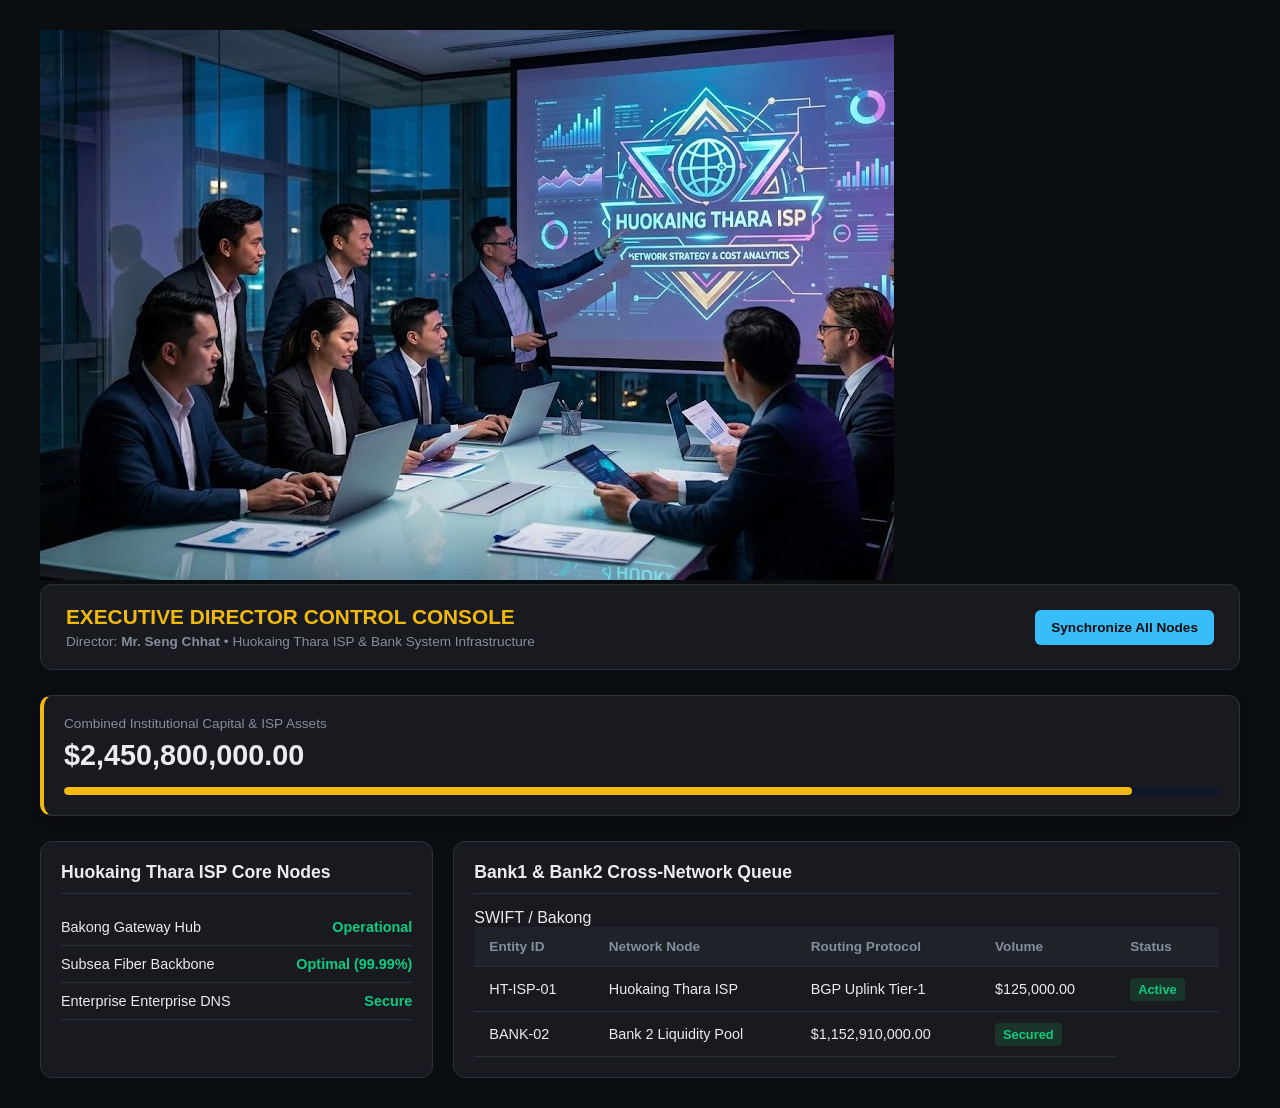
<file: index.htm>
<!DOCTYPE html>
<html lang="en">
<head>
    <meta charset="UTF-8">
    <meta name="viewport" content="width=device-width, initial-scale=1.0">
    <title>Executive Portal | Mr. Seng Chhat - Huokaing Thara ISP & Bank Ecosystem</title>
    <link rel="stylesheet" href="seng_chhat_portal.css">
    <link rel="icon" href="bank.jpg" type="image/jpeg">
</head>
<body>

    <!-- Executive Dashboard Container -->
    <div class="executive-dashboard">

    <!-- LOGIN CONTAINER -->
    <main id="loginContainer" class="hologram">
        <div class="bank-logo-wrapper">
            <img src="isp_announment.jpg" alt="Bank Logo" class="bank-logo-img">
        </div>
        
        <!-- Top Management Header -->
        <header class="module-header">
            <div class="title-area">
                <h2>EXECUTIVE DIRECTOR CONTROL CONSOLE</h2>
                <p>Director: <strong>Mr. Seng Chhat</strong> • Huokaing Thara ISP & Bank System Infrastructure</p>
            </div>
            <div class="action-buttons">
                <button id="syncSystemBtn" class="btn-secondary" onclick="SengChhatPortal.syncNodes()">Synchronize All Nodes</button>
            </div>
        </header>

        <!-- Executive Metrics Summary Row -->
        <section class="summary-row">
            <div class="summary-card gold">
                <span class="card-label">Combined Institutional Capital & ISP Assets</span>
                <h2 id="displayDirectorCapital">$2,450,800,000.00</h2>
                <div class="progress-bar-container"><div class="progress-bar" style="width: 92.5%;"></div></div>
            </div>
        </section>

        <!-- Operational Infrastructure Panels -->
        <div class="panel-layout">
            
            <!-- ISP Network Status Panel -->
            <section class="data-panel">
                <h3>Huokaing Thara ISP Core Nodes</h3>
                <ul class="isp-node-list">
                    <li><span>Bakong Gateway Hub</span> <span class="status-online">Operational</span></li>
                    <li><span>Subsea Fiber Backbone</span> <span class="status-online">Optimal (99.99%)</span></li>
                    <li><span>Enterprise Enterprise DNS</span> <span class="status-online">Secure</span></li>
                </ul>
            </section>

            <!-- Bank 1 & Bank 2 Oversight Ledger -->
            <section class="data-panel ledger-view">
                <h3>Bank1 & Bank2 Cross-Network Queue</h3>
                <div class="table-responsive">
                    <table class="deposit-table">
                        <thead>
                            <tr>
                                <th>Entity ID</th>
                                <th>Network Node</th>
                                <th>Routing Protocol</th>
                                <th>Volume</th>
                                <th>Status</th>
                            </tr>
                        </thead>
                        <tbody id="executiveLogBody">
                            <tr>
                                <td>HT-ISP-01</td>
                                <td>Huokaing Thara ISP</td>
                                <td>BGP Uplink Tier-1</td>
                                <td class="item-amount">$125,000.00</td>
                                <td><span class="status-badge">Active</span></td>
                            </tr>
                            <tr>
                                <td>BANK-02</td>
                                <td>Bank 2 Liquidity Pool</td>
                                <span>SWIFT / Bakong</span>
                                <td class="item-amount">$1,152,910,000.00</td>
                                <td><span class="status-badge">Secured</span></td>
                            </tr>
                        </tbody>
                    </table>
                </div>
            </section>
        </div>
    </div>

    <!-- Script Architecture Integration -->
    <script src="seng_chhat_portal.js"></script>
</body>
</html>
</file>
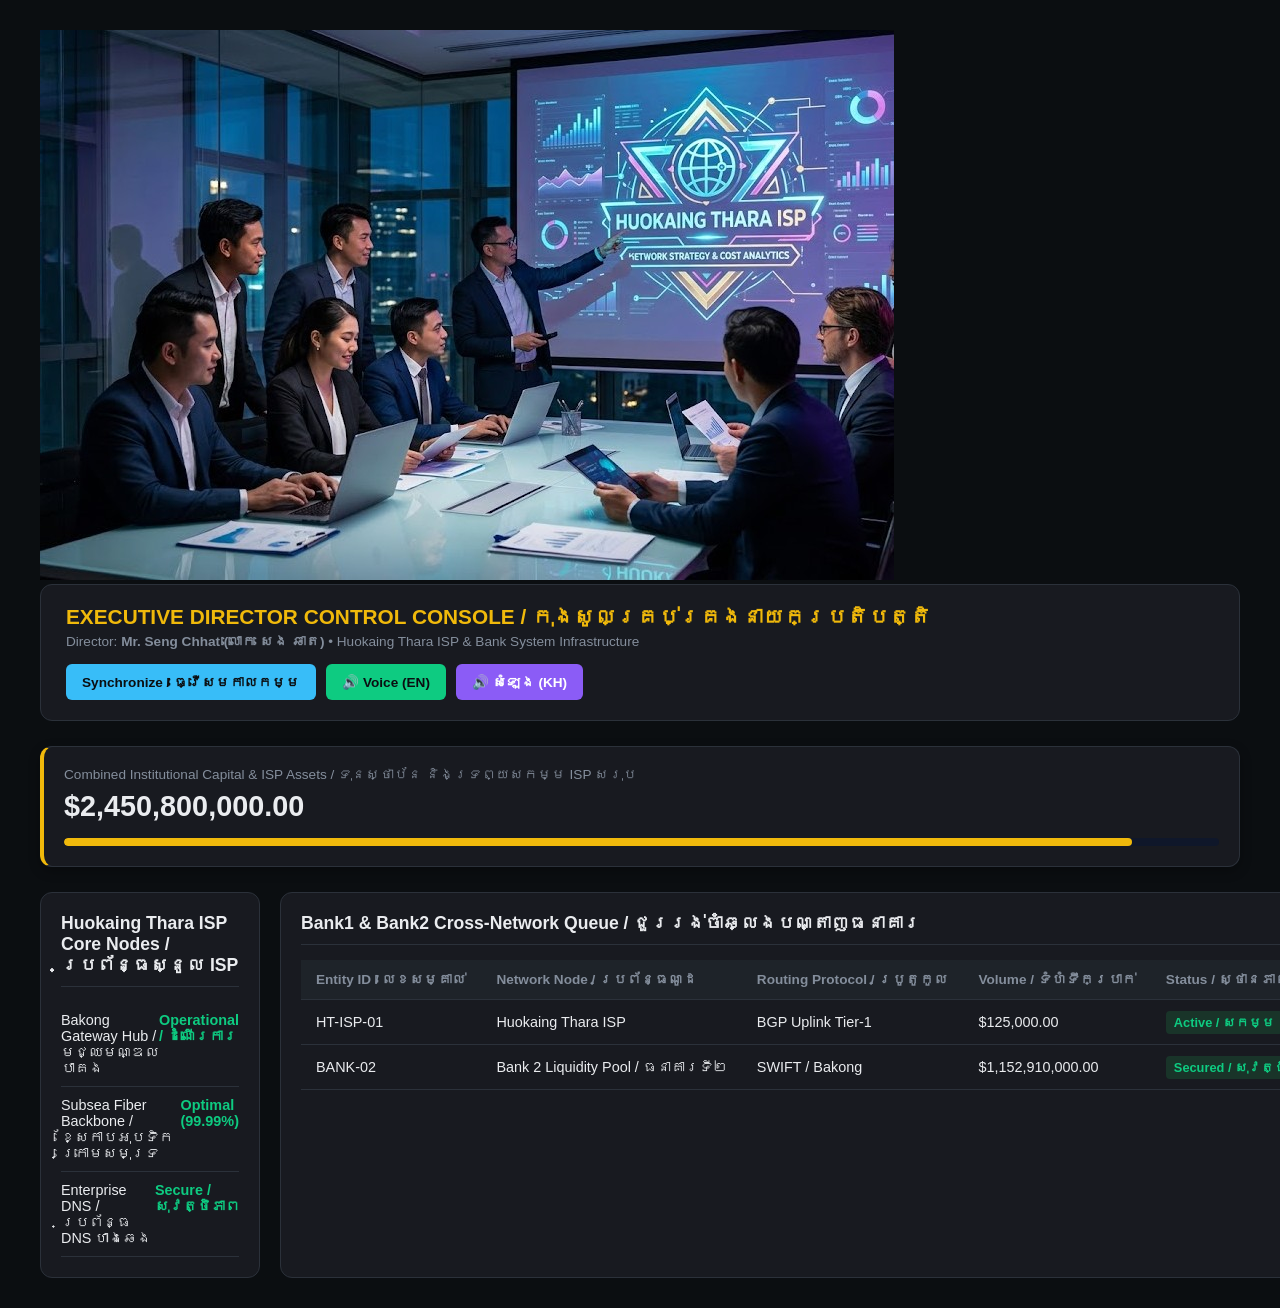
<file: index.html>
<!DOCTYPE html>
<html lang="en">
<head>
    <meta charset="UTF-8">
    <meta name="viewport" content="width=device-width, initial-scale=1.0">
    <title>Executive Portal | Mr. Seng Chhat - Huokaing Thara ISP & Bank Ecosystem</title>
    <link rel="stylesheet" href="seng_chhat_portal.css">
    <link rel="icon" href="bank.jpg" type="image/jpeg">
</head>
<body>

    <!-- Executive Dashboard Container -->
    <div class="executive-dashboard">
    
    <!-- LOGIN CONTAINER -->
    <main id="loginContainer" class="hologram">
        <div class="bank-logo-wrapper">
            <img src="isp_announment.jpg" alt="Bank Logo" class="bank-logo-img">
        </div>
        
        <!-- Top Management Header -->
        <header class="module-header">
            <div class="title-area">
                <h2>EXECUTIVE DIRECTOR CONTROL CONSOLE <span class="khmer-sub">/ កុងសូលគ្រប់គ្រងនាយកប្រតិបត្តិ</span></h2>
                <p>Director: <strong>Mr. Seng Chhat (លោក សេង ឆាត)</strong> • Huokaing Thara ISP & Bank System Infrastructure</p>
            </div>
            <div class="action-buttons">
                <button id="syncSystemBtn" class="btn-secondary" onclick="SengChhatPortal.syncNodes()">Synchronize / ធ្វើសមកាលកម្ម</button>
                <button id="voiceEnBtn" class="btn-voice" onclick="SengChhatPortal.speakAnnouncement('en')">🔊 Voice (EN)</button>
                <button id="voiceKmBtn" class="btn-voice-km" onclick="SengChhatPortal.speakAnnouncement('km')">🔊 សំឡេង (KH)</button>
            </div>
        </header>

        <!-- Executive Metrics Summary Row -->
        <section class="summary-row">
            <div class="summary-card gold">
                <span class="card-label">Combined Institutional Capital & ISP Assets / ទុនស្ថាប័ន និងទ្រព្យសកម្ម ISP សរុប</span>
                <h2 id="displayDirectorCapital">$2,450,800,000.00</h2>
                <div class="progress-bar-container"><div class="progress-bar" style="width: 92.5%;"></div></div>
            </div>
        </section>

        <!-- Operational Infrastructure Panels -->
        <div class="panel-layout">
            
            <!-- ISP Network Status Panel -->
            <section class="data-panel">
                <h3>Huokaing Thara ISP Core Nodes / ប្រព័ន្ធស្នូល ISP</h3>
                <ul class="isp-node-list">
                    <li><span>Bakong Gateway Hub / មជ្ឈមណ្ឌលបាគង</span> <span class="status-online">Operational / ដំណើរការ</span></li>
                    <li><span>Subsea Fiber Backbone / ខ្សែកាបអុបទិកក្រោមសមុទ្រ</span> <span class="status-online">Optimal (99.99%)</span></li>
                    <li><span>Enterprise DNS / ប្រព័ន្ធ DNS ហាងឆេង</span> <span class="status-online">Secure / សុវត្ថិភាព</span></li>
                </ul>
            </section>

            <!-- Bank 1 & Bank 2 Oversight Ledger -->
            <section class="data-panel ledger-view">
                <h3>Bank1 & Bank2 Cross-Network Queue / ជួររង់ចាំឆ្លងបណ្តាញធនាគារ</h3>
                <div class="table-responsive">
                    <table class="deposit-table">
                        <thead>
                            <tr>
                                <th>Entity ID / លេខសម្គាល់</th>
                                <th>Network Node / ប្រព័ន្ធណូដ</th>
                                <th>Routing Protocol / ប្រូតូកូល</th>
                                <th>Volume / ទំហំទឹកប្រាក់</th>
                                <th>Status / ស្ថានភាព</th>
                            </tr>
                        </thead>
                        <tbody id="executiveLogBody">
                            <tr>
                                <td>HT-ISP-01</td>
                                <td>Huokaing Thara ISP</td>
                                <td>BGP Uplink Tier-1</td>
                                <td class="item-amount">$125,000.00</td>
                                <td><span class="status-badge">Active / សកម្ម</span></td>
                            </tr>
                            <tr>
                                <td>BANK-02</td>
                                <td>Bank 2 Liquidity Pool / ធនាគារទី២</td>
                                <td>SWIFT / Bakong</td>
                                <td class="item-amount">$1,152,910,000.00</td>
                                <td><span class="status-badge">Secured / សុវត្ថិភាព</span></td>
                            </tr>
                        </tbody>
                    </table>
                </div>
            </section>
        </div>
    </main>
    </div>

    <!-- Script Architecture Integration -->
    <script src="seng_chhat_portal.js"></script>
</body>
</html>
</file>
<file: seng_chhat_portal.css>
/* =========================================================
   EXECUTIVE PORTAL - MR. SENG CHHAT ECOSYSTEM THEME
========================================================= */

:root {
    --bg-main: #0b0e11;
    --bg-card: #181a20;
    --border-color: #2b313a;
    --accent-gold: #f0b90b;
    --accent-blue: #38bdf8;
    --accent-green: #0ecb81;
    --accent-purple: #8b5cf6;
    --text-primary: #eaecef;
    --text-secondary: #848e9c;
}

body {
    background-color: var(--bg-main);
    color: var(--text-primary);
    font-family: -apple-system, BlinkMacSystemFont, "Segoe UI", Roboto, sans-serif;
    margin: 0;
    padding: 0;
    box-sizing: border-box;
}

.executive-dashboard {
    max-width: 1200px;
    margin: 30px auto;
    padding: 0 20px;
}

.module-header {
    display: flex;
    justify-content: space-between;
    align-items: center;
    background: var(--bg-card);
    padding: 20px 25px;
    border-radius: 12px;
    border: 1px solid var(--border-color);
    margin-bottom: 25px;
    flex-wrap: wrap;
    gap: 15px;
}

.title-area h2 {
    margin: 0 0 5px 0;
    font-size: 1.3rem;
    color: var(--accent-gold);
}

.title-area p {
    margin: 0;
    font-size: 0.85rem;
    color: var(--text-secondary);
}

.action-buttons {
    display: flex;
    gap: 10px;
    flex-wrap: wrap;
}

.summary-row {
    margin-bottom: 25px;
}

.summary-card {
    background: var(--bg-card);
    border: 1px solid var(--border-color);
    border-radius: 12px;
    padding: 20px;
    box-shadow: 0 4px 12px rgba(0, 0, 0, 0.3);
}

.summary-card.gold {
    border-left: 4px solid var(--accent-gold);
}

.card-label {
    font-size: 0.85rem;
    color: var(--text-secondary);
    display: block;
    margin-bottom: 8px;
}

.summary-card h2 {
    margin: 0 0 15px 0;
    font-size: 1.8rem;
    color: var(--text-primary);
}

.progress-bar-container {
    background: #0f172a;
    border-radius: 4px;
    height: 8px;
    width: 100%;
    overflow: hidden;
}

.progress-bar {
    background: var(--accent-gold);
    height: 100%;
    border-radius: 4px;
}

.panel-layout {
    display: grid;
    grid-template-columns: 1fr;
    gap: 20px;
}

@media(min-width: 768px) {
    .panel-layout {
        grid-template-columns: 1fr 2fr;
    }
}

.data-panel {
    background: var(--bg-card);
    border: 1px solid var(--border-color);
    border-radius: 12px;
    padding: 20px;
}

.data-panel h3 {
    margin-top: 0;
    font-size: 1.1rem;
    color: var(--text-primary);
    margin-bottom: 15px;
    border-bottom: 1px solid var(--border-color);
    padding-bottom: 10px;
}

.isp-node-list {
    list-style: none;
    padding: 0;
    margin: 0;
}

.isp-node-list li {
    display: flex;
    justify-content: space-between;
    padding: 10px 0;
    border-bottom: 1px solid var(--border-color);
    font-size: 0.9rem;
}

.status-online {
    color: var(--accent-green);
    font-weight: bold;
}

.table-responsive {
    overflow-x: auto;
}

.deposit-table {
    width: 100%;
    border-collapse: collapse;
    text-align: left;
    white-space: nowrap;
}

.deposit-table th {
    background: #1e2329;
    color: var(--text-secondary);
    font-size: 0.85rem;
    padding: 12px 15px;
    border-bottom: 1px solid var(--border-color);
}

.deposit-table td {
    padding: 14px 15px;
    border-bottom: 1px solid var(--border-color);
    font-size: 0.9rem;
}

.status-badge {
    background: rgba(34, 197, 94, 0.15);
    color: var(--accent-green);
    padding: 4px 8px;
    border-radius: 4px;
    font-size: 0.8rem;
    font-weight: bold;
}

.btn-secondary, .btn-voice, .btn-voice-km {
    background: var(--accent-blue);
    color: var(--bg-main);
    border: none;
    padding: 10px 16px;
    border-radius: 6px;
    font-weight: bold;
    cursor: pointer;
    font-size: 0.85rem;
    transition: opacity 0.2s ease;
}

.btn-voice {
    background: var(--accent-green);
}

.btn-voice-km {
    background: var(--accent-purple);
    color: #ffffff;
}

.btn-secondary:hover, .btn-voice:hover, .btn-voice-km:hover {
    opacity: 0.85;
}
</file>
